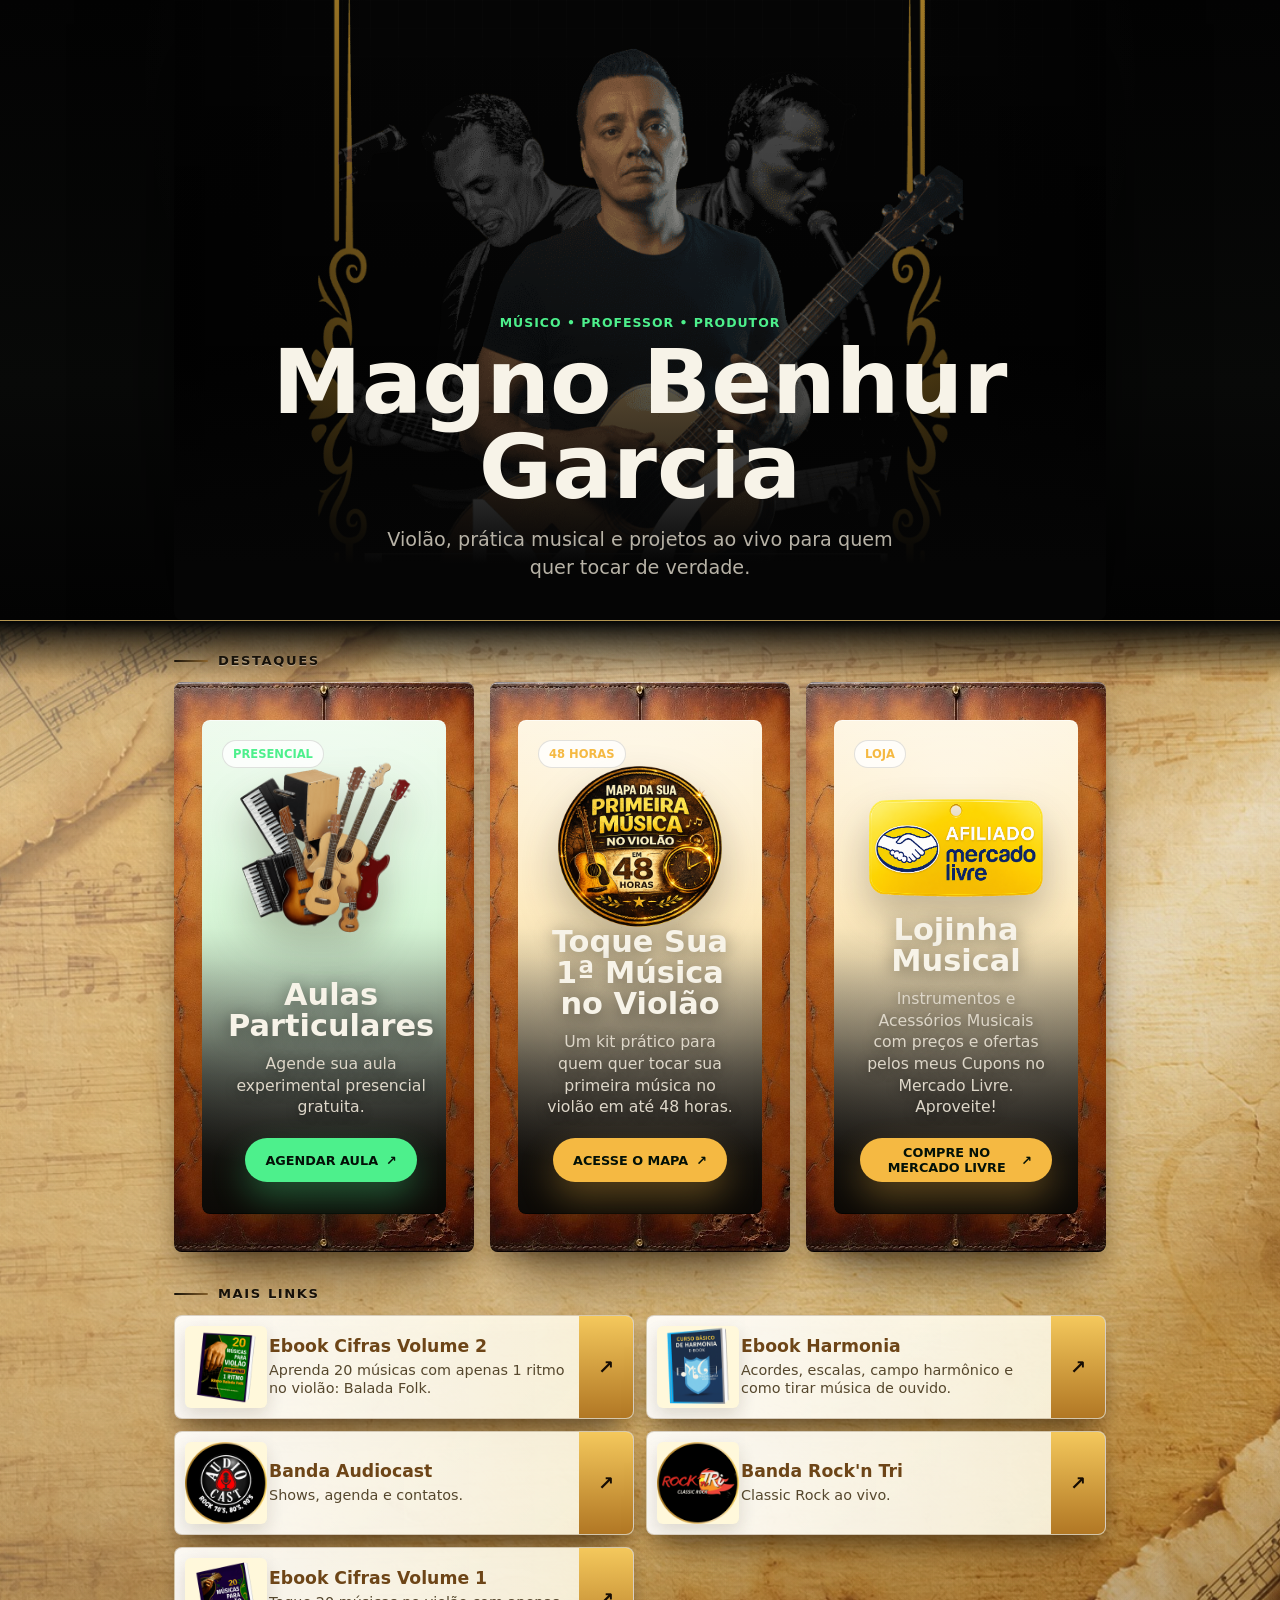
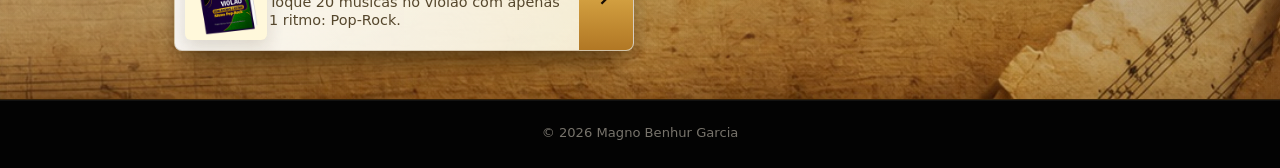
<file: index.html>
<!doctype html>
<html lang="pt-BR">
  <head>
    <meta charset="utf-8">
    <meta name="viewport" content="width=device-width, initial-scale=1">
    <title>Magno Benhur Garcia | Links</title>
    <meta name="description" content="Aulas de violão, ebooks, desafio e projetos musicais de Magno Benhur Garcia.">
    <meta name="theme-color" content="#060807">
    <meta property="og:title" content="Magno Benhur Garcia | Links">
    <meta property="og:description" content="Aulas, ebooks, desafio e bandas em um só lugar.">
    <meta property="og:image" content="assets/magno.png">
    <link rel="preload" as="image" href="assets/magno.png" fetchpriority="high">
    <link rel="stylesheet" href="styles.css">
  </head>
  <body>
    <header class="hero-band">
      <div class="page-shell page-shell--hero">
        <section class="hero" aria-labelledby="profile-name">
          <img id="profile-image" class="hero__image" src="assets/magno.png" alt="Magno Benhur Garcia" width="1080" height="1080" fetchpriority="high" decoding="async">
          <div class="hero__shade"></div>
          <div class="hero__content">
            <p class="eyebrow">Músico • Professor • Produtor</p>
            <h1 id="profile-name">Magno Benhur Garcia</h1>
            <p class="hero__copy">Violão, prática musical e projetos ao vivo para quem quer tocar de verdade.</p>
          </div>
        </section>
      </div>
    </header>

    <main>
      <div class="music-band">
        <div class="music-band__texture" aria-hidden="true"></div>
        <div class="page-shell page-shell--content">
      <section class="featured" aria-labelledby="featured-title">
        <div class="section-heading">
          <span class="section-heading__mark" aria-hidden="true"></span>
          <h2 id="featured-title">Destaques</h2>
        </div>
        <div id="featured-links" class="featured-grid"></div>
      </section>

      <section class="quick-links" aria-labelledby="quick-title">
        <div class="section-heading section-heading--secondary">
          <span class="section-heading__mark" aria-hidden="true"></span>
          <h2 id="quick-title">Mais links</h2>
        </div>
        <div id="quick-links" class="link-grid"></div>
      </section>
        </div>
      </div>
    </main>

    <footer class="footer">
      <p>© 2026 Magno Benhur Garcia</p>
    </footer>

    <script src="app.js"></script>
  </body>
</html>
</file>
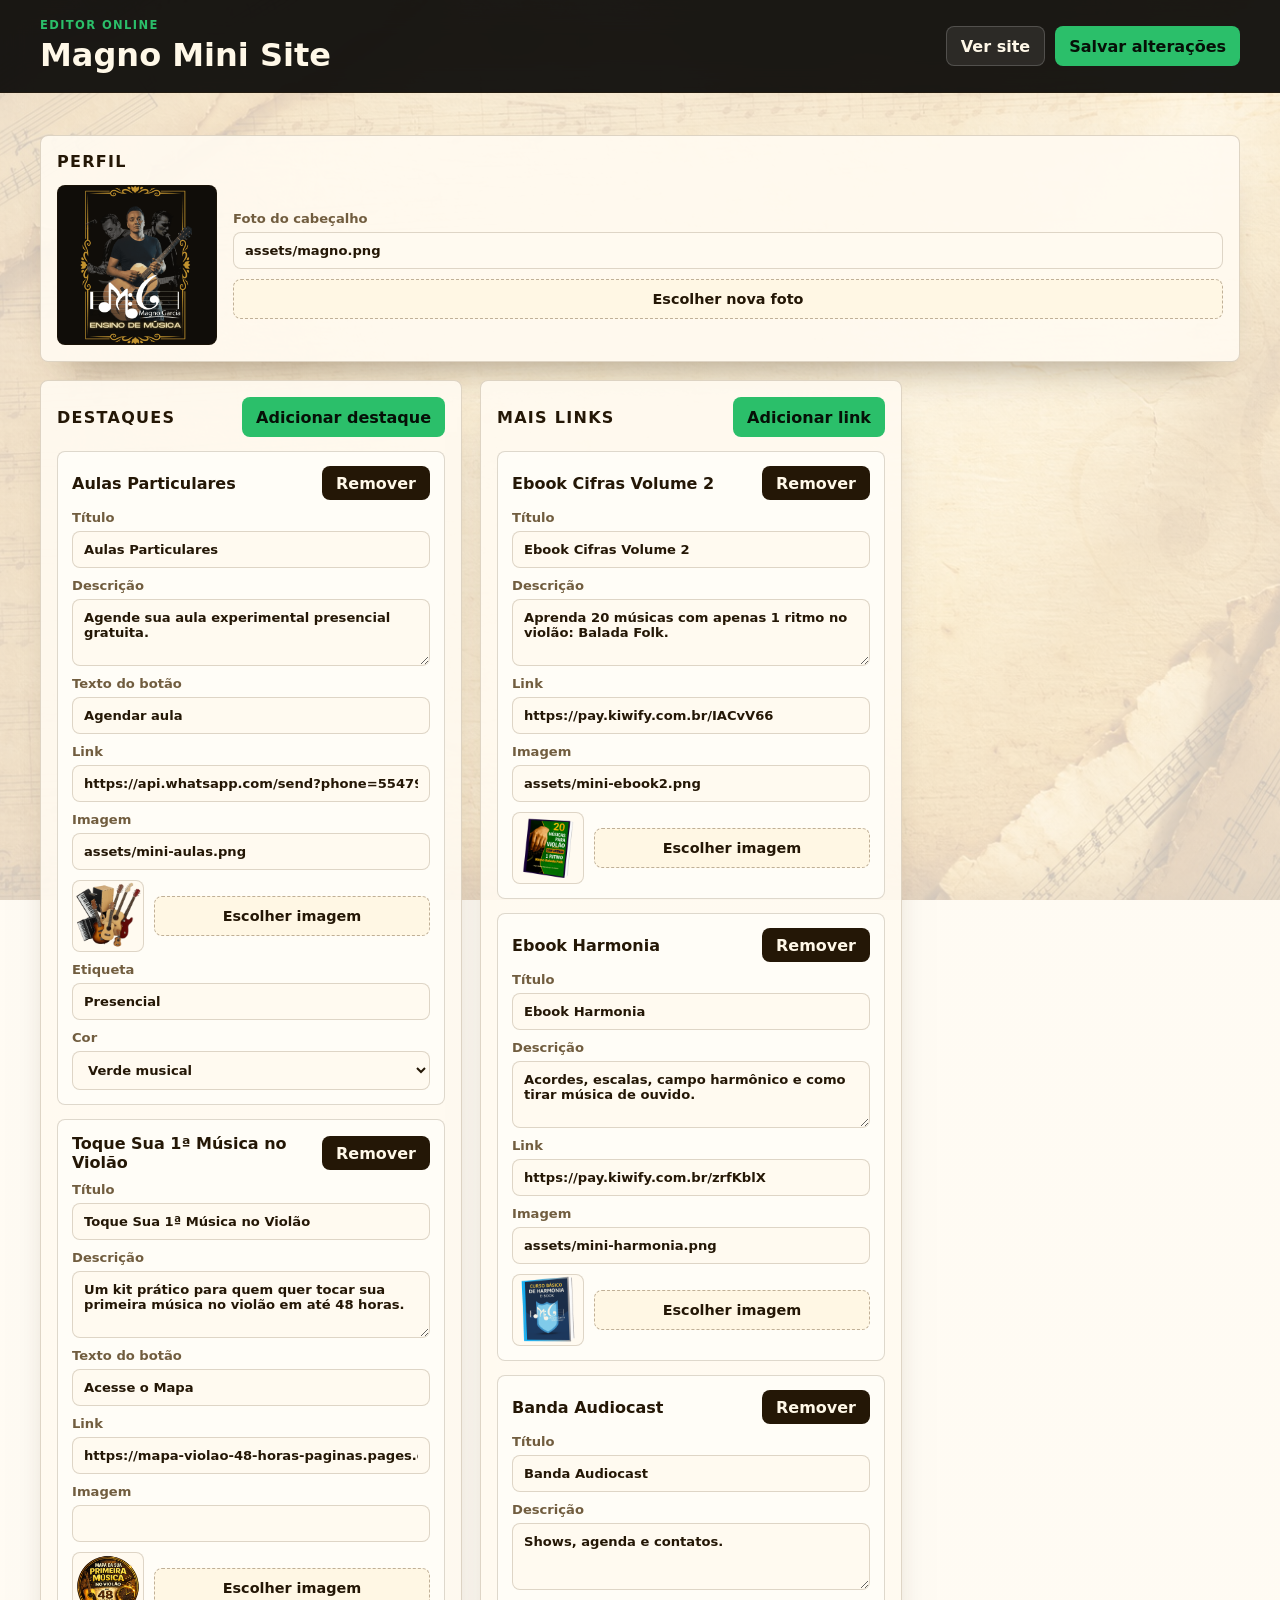
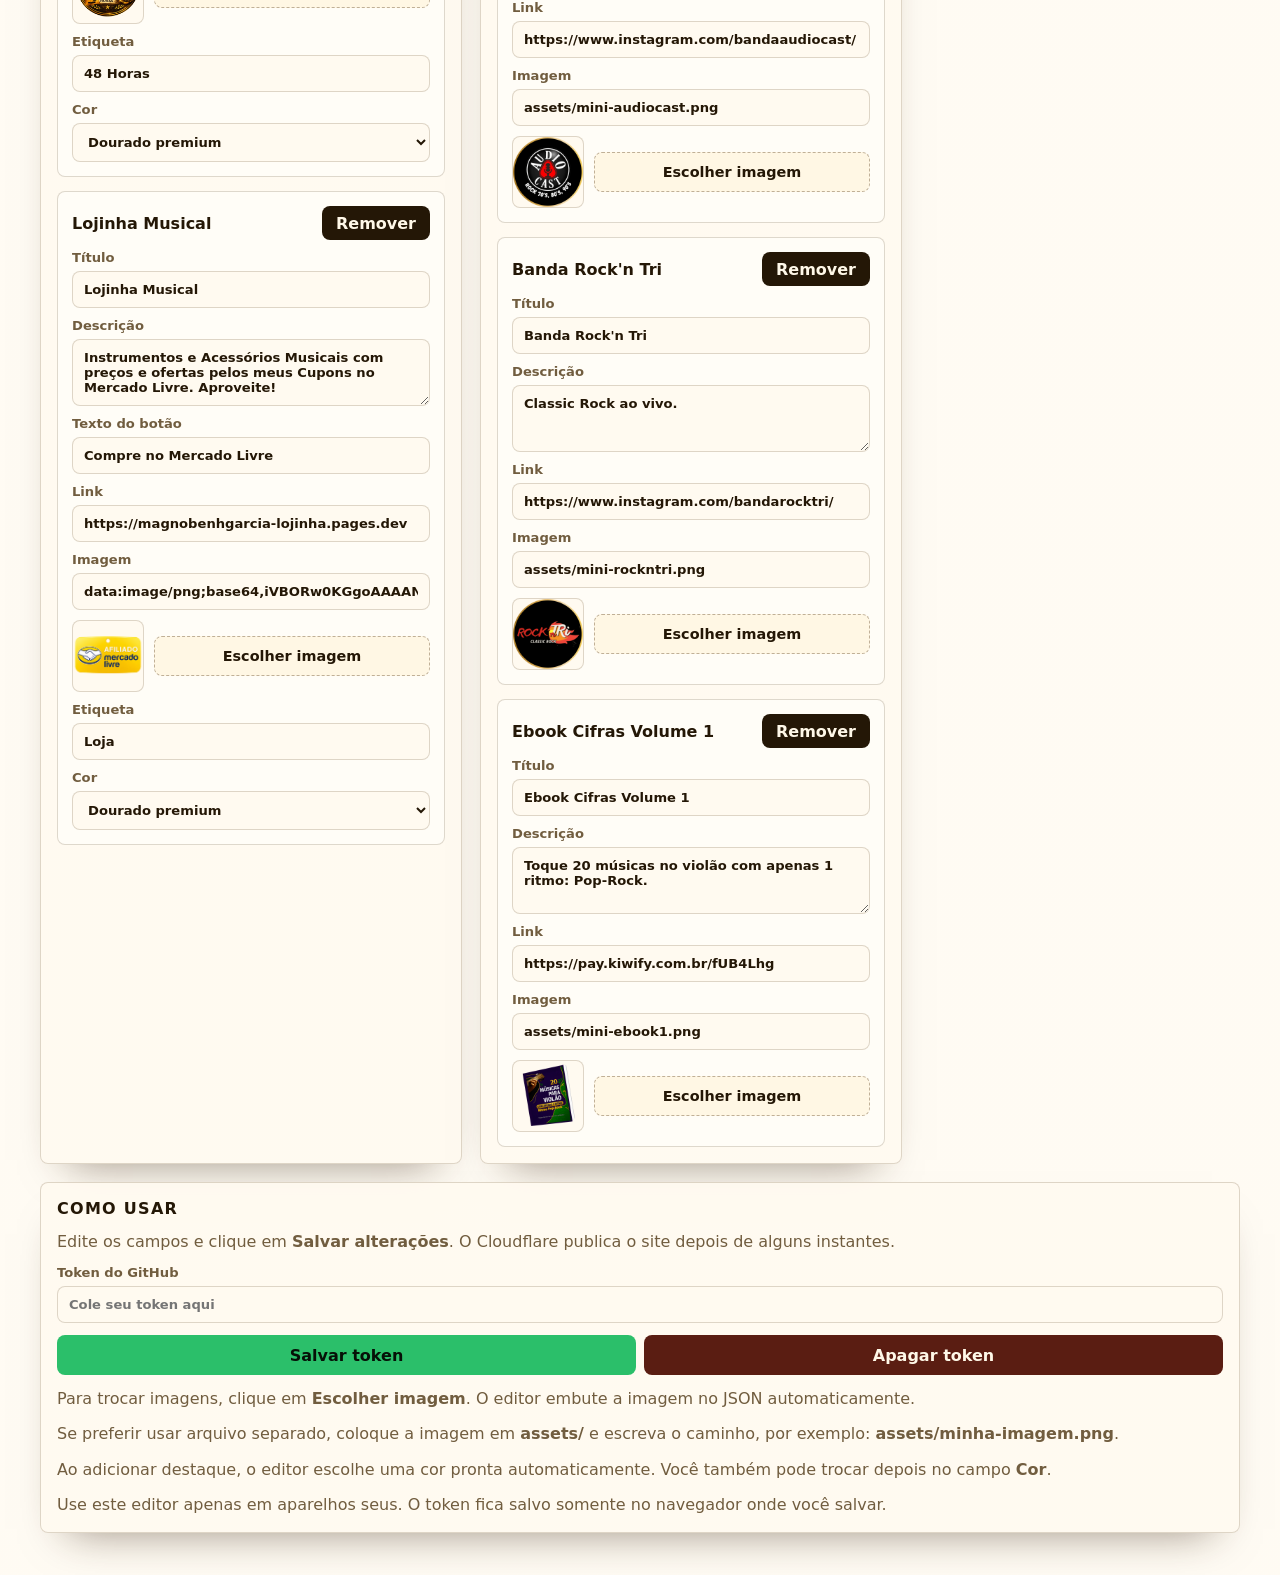
<file: editor.html>
<!doctype html>
<html lang="pt-BR">
  <head>
    <meta charset="utf-8">
    <meta name="viewport" content="width=device-width, initial-scale=1">
    <meta name="robots" content="noindex">
    <title>Editor | Magno Mini Site</title>
    <link rel="stylesheet" href="editor.css">
  </head>
  <body>
    <header class="editor-header">
      <div>
        <p class="eyebrow">Editor online</p>
        <h1>Magno Mini Site</h1>
      </div>
      <div class="actions">
        <a class="ghost-button" href="index.html" target="_blank" rel="noopener noreferrer">Ver site</a>
        <button id="save-changes" type="button">Salvar alterações</button>
      </div>
    </header>

    <main class="editor-layout">
      <p id="status-message" class="status-message" role="status"></p>

      <section class="panel">
        <div class="section-title">
          <h2>Perfil</h2>
        </div>
        <div class="profile-editor">
          <img id="profile-preview" class="profile-preview" alt="Foto atual do cabeçalho">
          <div class="profile-fields">
            <label>Foto do cabeçalho <input id="profile-image-input" type="text"></label>
            <label class="image-picker">Escolher nova foto <input id="profile-image-picker" type="file" accept="image/*"></label>
          </div>
        </div>
      </section>

      <section class="panel">
        <div class="section-title">
          <h2>Destaques</h2>
          <button id="add-featured" type="button">Adicionar destaque</button>
        </div>
        <div id="featured-editor" class="form-list"></div>
      </section>

      <section class="panel">
        <div class="section-title">
          <h2>Mais links</h2>
          <button id="add-quick" type="button">Adicionar link</button>
        </div>
        <div id="quick-editor" class="form-list"></div>
      </section>

      <aside class="panel help-panel">
        <h2>Como usar</h2>
        <p>Edite os campos e clique em <strong>Salvar alterações</strong>. O Cloudflare publica o site depois de alguns instantes.</p>
        <label>Token do GitHub <input id="github-token" type="password" autocomplete="off" placeholder="Cole seu token aqui"></label>
        <div class="token-actions">
          <button id="save-token" type="button">Salvar token</button>
          <button id="clear-token" class="danger-button" type="button">Apagar token</button>
        </div>
        <p>Para trocar imagens, clique em <strong>Escolher imagem</strong>. O editor embute a imagem no JSON automaticamente.</p>
        <p>Se preferir usar arquivo separado, coloque a imagem em <strong>assets/</strong> e escreva o caminho, por exemplo: <strong>assets/minha-imagem.png</strong>.</p>
        <p>Ao adicionar destaque, o editor escolhe uma cor pronta automaticamente. Você também pode trocar depois no campo <strong>Cor</strong>.</p>
        <p>Use este editor apenas em aparelhos seus. O token fica salvo somente no navegador onde você salvar.</p>
      </aside>
    </main>

    <template id="featured-template">
      <article class="item-card">
        <div class="item-card__top">
          <h3></h3>
          <button class="remove" type="button">Remover</button>
        </div>
        <label>Título <input data-field="title" type="text"></label>
        <label>Descrição <textarea data-field="description" rows="3"></textarea></label>
        <label>Texto do botão <input data-field="cta" type="text"></label>
        <label>Link <input data-field="url" type="url"></label>
        <label>Imagem <input data-field="image" type="text"></label>
        <div class="image-tools">
          <img class="image-preview" alt="">
          <label class="image-picker">Escolher imagem <input data-image-picker type="file" accept="image/*"></label>
        </div>
        <label>Etiqueta <input data-field="tag" type="text"></label>
        <label>Cor
          <select data-field="theme">
            <option value="green">Verde musical</option>
            <option value="purple">Roxo destaque</option>
            <option value="blue">Azul ebook</option>
            <option value="gold">Dourado premium</option>
            <option value="red">Vermelho palco</option>
            <option value="dark">Escuro premium</option>
          </select>
        </label>
      </article>
    </template>

    <template id="quick-template">
      <article class="item-card">
        <div class="item-card__top">
          <h3></h3>
          <button class="remove" type="button">Remover</button>
        </div>
        <label>Título <input data-field="title" type="text"></label>
        <label>Descrição <textarea data-field="description" rows="3"></textarea></label>
        <label>Link <input data-field="url" type="url"></label>
        <label>Imagem <input data-field="image" type="text"></label>
        <div class="image-tools">
          <img class="image-preview" alt="">
          <label class="image-picker">Escolher imagem <input data-image-picker type="file" accept="image/*"></label>
        </div>
      </article>
    </template>

    <script src="editor.js"></script>
  </body>
</html>
</file>
<file: styles.css>
:root {
  color-scheme: dark;
  --bg: #050605;
  --panel: #0d100e;
  --panel-soft: #151816;
  --stage: #ead49a;
  --stage-deep: #9b7a3c;
  --text: #f7f3e8;
  --muted: #b7b2a6;
  --ink: #17120a;
  --line: rgba(61, 40, 9, 0.16);
  --green: #4df08c;
  --gold: #f5b942;
  --blue: #1ca3ff;
  --shadow: 0 24px 70px rgba(0, 0, 0, 0.45);
}

* {
  box-sizing: border-box;
}

html {
  min-height: 100%;
  background: var(--bg);
}

body {
  min-height: 100%;
  margin: 0;
  font-family: Inter, ui-sans-serif, system-ui, -apple-system, BlinkMacSystemFont, "Segoe UI", sans-serif;
  background: #030303;
  color: var(--text);
}

a {
  color: inherit;
  text-decoration: none;
}

.page-shell {
  width: min(100%, 980px);
  margin: 0 auto;
  padding: 0 16px;
}

.page-shell--hero {
  padding-bottom: 0;
}

.page-shell--content {
  position: relative;
  z-index: 1;
  padding-top: 32px;
  padding-bottom: 48px;
}

.hero-band {
  background:
    radial-gradient(circle at 50% 12%, rgba(255, 255, 255, 0.06), transparent 32rem),
    linear-gradient(180deg, #030303 0%, #080908 62%, #030303 100%);
}

.hero {
  position: relative;
  min-height: 540px;
  display: grid;
  align-items: end;
  overflow: hidden;
  border-radius: 0 0 8px 8px;
  background: #050505;
  box-shadow: 0 24px 90px rgba(0, 0, 0, 0.62);
}

.hero::before {
  content: "";
  position: absolute;
  inset: 0;
  background:
    linear-gradient(90deg, rgba(255, 255, 255, 0.035) 1px, transparent 1px),
    linear-gradient(rgba(255, 255, 255, 0.025) 1px, transparent 1px);
  background-size: 28px 28px;
  mask-image: linear-gradient(to bottom, rgba(0, 0, 0, 0.3), transparent 72%);
}

.hero__image {
  position: absolute;
  inset: -70px 0 auto;
  width: 100%;
  height: min(92vw, 720px);
  object-fit: cover;
  object-position: center top;
  opacity: 0.94;
}

.hero__shade {
  position: absolute;
  inset: 0;
  background:
    linear-gradient(180deg, rgba(0, 0, 0, 0.02) 0%, rgba(0, 0, 0, 0.5) 56%, #050505 91%),
    linear-gradient(90deg, rgba(0, 0, 0, 0.58), transparent 24%, transparent 76%, rgba(0, 0, 0, 0.58));
}

.hero__content {
  position: relative;
  z-index: 1;
  padding: 0 clamp(20px, 5vw, 56px) 38px;
  text-align: center;
}

.eyebrow {
  margin: 0 0 10px;
  color: var(--green);
  font-size: 0.78rem;
  font-weight: 800;
  letter-spacing: 0.08em;
  text-transform: uppercase;
}

h1,
h2,
h3,
p {
  margin: 0;
}

h1 {
  font-size: clamp(2.45rem, 9vw, 5.6rem);
  line-height: 0.95;
  letter-spacing: 0;
}

.hero__copy {
  max-width: 540px;
  margin: 16px auto 0;
  color: var(--muted);
  font-size: clamp(1rem, 3.2vw, 1.2rem);
  line-height: 1.45;
}

.music-band {
  position: relative;
  overflow: hidden;
  background:
    linear-gradient(180deg, #050605 0%, rgba(5, 6, 5, 0) 58px),
    linear-gradient(180deg, rgba(255, 248, 221, 0.16), rgba(112, 73, 24, 0.1)),
    url("assets/partitura-vintage-bg.jpg") center top / cover no-repeat;
  border-top: 1px solid rgba(228, 190, 104, 0.78);
  border-bottom: 1px solid rgba(94, 62, 20, 0.5);
}

.music-band::before,
.music-band::after,
.music-band__texture {
  content: "";
  position: absolute;
  pointer-events: none;
}

.music-band::before {
  inset: 0;
  background:
    linear-gradient(90deg, rgba(255, 246, 211, 0.28), rgba(255, 255, 255, 0.08) 44%, rgba(82, 47, 12, 0.08)),
    radial-gradient(circle at 48% 22%, rgba(255, 255, 255, 0.32), transparent 24rem),
    linear-gradient(180deg, rgba(255, 255, 255, 0.1), rgba(69, 42, 13, 0.18));
  opacity: 1;
  mask-image: linear-gradient(180deg, transparent 0%, #000 6%, #000 92%, transparent 100%);
}

.music-band::after {
  inset: 0;
  background: linear-gradient(180deg, rgba(5, 5, 4, 0.1), transparent 18%, transparent 78%, rgba(5, 5, 4, 0.1));
  opacity: 1;
}

.music-band__texture {
  display: none;
}

.featured,
.quick-links {
  padding-top: 0;
}

h2 {
  margin: 0;
  font-size: 0.82rem;
  letter-spacing: 0.12em;
  text-transform: uppercase;
  color: var(--ink);
  text-shadow: 0 1px 0 rgba(255, 255, 255, 0.34);
}

.section-heading {
  display: flex;
  align-items: center;
  gap: 10px;
  margin-bottom: 14px;
}

.section-heading--secondary {
  margin-top: 34px;
}

.section-heading__mark {
  width: 34px;
  height: 2px;
  border-radius: 999px;
  background: linear-gradient(90deg, #17120a, #8b642c);
  box-shadow: 0 0 18px rgba(255, 244, 204, 0.3);
}

.featured-grid {
  display: grid;
  gap: 16px;
}

.feature-card {
  position: relative;
  min-height: 390px;
  display: grid;
  align-content: end;
  overflow: hidden;
  border: 0;
  border-radius: 8px;
  background: url("assets/leather-card-cover.jpg") center / cover no-repeat;
  box-shadow:
    0 38px 54px -28px rgba(36, 20, 5, 0.66),
    0 16px 24px -22px rgba(28, 17, 5, 0.58),
    inset 0 1px 0 rgba(255, 255, 255, 0.48),
    inset 0 -1px 0 rgba(0, 0, 0, 0.48);
  filter: drop-shadow(0 9px 9px rgba(42, 25, 7, 0.2));
  transition: transform 180ms ease, border-color 180ms ease;
}

.feature-card:focus-visible,
.quick-card:focus-visible {
  outline: 3px solid var(--green);
  outline-offset: 4px;
}

.feature-card:hover {
  transform: translateY(-5px);
  border-color: rgba(255, 255, 255, 0.26);
}

.feature-card::after {
  content: "";
  position: absolute;
  inset: 38px 28px 38px;
  z-index: 1;
  border-radius: 8px;
  background:
    radial-gradient(circle at 50% 14%, rgba(255, 255, 255, 0.54), transparent 24rem),
    linear-gradient(180deg, rgba(255, 255, 255, 0.5) 0%, rgba(255, 255, 255, 0.08) 48%, rgba(15, 12, 8, 0.76) 100%),
    linear-gradient(180deg, rgba(255, 255, 255, 0.18) 0%, rgba(255, 255, 255, 0) 38%, rgba(0, 0, 0, 0.18) 64%, rgba(0, 0, 0, 0.9) 100%),
    linear-gradient(180deg, rgba(13, 11, 8, 0) 42%, rgba(3, 3, 3, 0.58) 72%, rgba(0, 0, 0, 0.96) 100%),
    radial-gradient(circle at 50% 26%, var(--glow), transparent 23rem),
    var(--surface);
  box-shadow:
    inset 0 1px 0 rgba(255, 255, 255, 0.65),
    inset 0 -1px 0 rgba(0, 0, 0, 0.55),
    0 18px 36px -24px rgba(0, 0, 0, 0.7);
  pointer-events: none;
}

.feature-card::before {
  content: none;
}

.feature-card--green {
  --accent: var(--green);
  --surface: #d9f0c9;
  --glow: rgba(77, 240, 140, 0.3);
}

.feature-card--gold {
  --accent: var(--gold);
  --surface: #ffe7ad;
  --glow: rgba(245, 185, 66, 0.36);
}

.feature-card--purple {
  --accent: var(--gold);
  --surface: #e8ccf3;
  --glow: rgba(137, 54, 157, 0.32);
}

.feature-card--blue {
  --accent: var(--blue);
  --surface: #d8eef5;
  --glow: rgba(28, 163, 255, 0.34);
}

.feature-card--red {
  --accent: #ff5a4f;
  --surface: #f3d0c7;
  --glow: rgba(255, 90, 79, 0.28);
}

.feature-card--dark {
  --accent: #f5b942;
  --surface: #d7d0bd;
  --glow: rgba(23, 18, 10, 0.24);
}

.feature-card__image {
  position: absolute;
  top: 56px;
  left: 50%;
  z-index: 2;
  width: min(68%, 360px);
  aspect-ratio: 1;
  transform: translateX(-50%);
  object-fit: contain;
  filter:
    drop-shadow(0 22px 20px rgba(38, 28, 8, 0.28))
    drop-shadow(0 3px 2px rgba(255, 255, 255, 0.12));
}

.feature-card__tag {
  position: absolute;
  top: 58px;
  left: 48px;
  z-index: 5;
  border: 1px solid rgba(23, 18, 10, 0.12);
  border-radius: 999px;
  padding: 6px 10px;
  background: rgba(255, 255, 255, 0.78);
  box-shadow: 0 10px 22px -16px rgba(25, 16, 5, 0.5);
  color: var(--accent);
  font-size: 0.72rem;
  font-weight: 800;
  text-transform: uppercase;
}

.feature-card__body {
  position: relative;
  z-index: 5;
  padding: 0 54px 62px;
  text-align: center;
}

.feature-card h3 {
  max-width: 620px;
  margin: 0 auto;
  font-size: clamp(1.8rem, 7vw, 3.15rem);
  line-height: 1;
  text-shadow: 0 3px 18px rgba(0, 0, 0, 0.5);
}

.feature-card p {
  max-width: 520px;
  margin: 12px auto 20px;
  color: #ddd6c8;
  font-size: 1rem;
  line-height: 1.38;
  text-shadow: 0 2px 12px rgba(0, 0, 0, 0.56);
}

.feature-card__cta {
  display: inline-flex;
  min-height: 46px;
  align-items: center;
  justify-content: center;
  gap: 8px;
  border-radius: 999px;
  padding: 0 22px;
  background: var(--accent);
  color: #031107;
  font-size: 0.84rem;
  font-weight: 900;
  text-transform: uppercase;
  box-shadow: 0 16px 35px color-mix(in srgb, var(--accent) 32%, transparent);
}

.link-grid {
  display: grid;
  gap: 12px;
}

.quick-card {
  position: relative;
  min-height: 104px;
  display: grid;
  grid-template-columns: 82px 1fr 54px;
  align-items: center;
  overflow: hidden;
  border: 1px solid rgba(91, 62, 25, 0.22);
  border-radius: 8px;
  background:
    linear-gradient(90deg, rgba(255, 255, 255, 0.93) 0%, rgba(255, 249, 226, 0.9) 100%),
    linear-gradient(135deg, rgba(245, 185, 66, 0.28), rgba(126, 82, 28, 0.12));
  box-shadow:
    0 18px 24px -14px rgba(46, 28, 8, 0.58),
    0 34px 46px -30px rgba(96, 61, 18, 0.5);
  filter: drop-shadow(0 7px 7px rgba(42, 25, 7, 0.18));
  transition: transform 180ms ease, border-color 180ms ease;
}

.quick-card:hover {
  transform: translateY(-4px);
  border-color: rgba(123, 88, 37, 0.54);
}

.quick-card__image {
  width: 82px;
  height: 82px;
  margin-left: 10px;
  border-radius: 6px;
  object-fit: cover;
  background: #fff8db;
  box-shadow: 0 8px 18px rgba(48, 34, 8, 0.14);
}

.quick-card__content {
  min-width: 0;
  padding: 14px 12px;
}

.quick-card strong {
  display: block;
  margin-bottom: 5px;
  color: #6d4517;
  font-size: 1.08rem;
  line-height: 1.05;
}

.quick-card small {
  display: block;
  color: #55472d;
  font-size: 0.9rem;
  line-height: 1.25;
}

.quick-card__arrow {
  height: 100%;
  display: grid;
  place-items: center;
  background: linear-gradient(180deg, #f4c85c, #b17724);
  color: #160d04;
  font-size: 1.2rem;
  font-weight: 900;
}

.footer {
  background: #030303;
  border-top: 1px solid rgba(255, 255, 255, 0.06);
  padding: 24px 16px 28px;
  color: #77736b;
  font-size: 0.82rem;
  text-align: center;
}

.error-message {
  border: 1px solid rgba(255, 255, 255, 0.16);
  border-radius: 8px;
  padding: 18px;
  background: #210d0d;
  color: #ffd1d1;
}

@media (min-width: 760px) {
  .page-shell {
    padding-inline: 24px;
  }

  .hero {
    min-height: 620px;
  }

  .featured-grid {
    grid-template-columns: repeat(3, minmax(0, 1fr));
    min-height: 570px;
  }

  .feature-card {
    min-height: 570px;
  }

  .feature-card__image {
    top: 76px;
    width: min(62%, 270px);
  }

  .feature-card__body {
    padding-inline: 54px;
    padding-bottom: 70px;
  }

  .feature-card h3 {
    font-size: clamp(1.9rem, 2.25vw, 2.25rem);
    line-height: 1.02;
  }

  .feature-card p {
    font-size: 0.98rem;
  }

  .feature-card__cta {
    min-height: 44px;
    padding-inline: 20px;
    font-size: 0.8rem;
  }

  .link-grid {
    grid-template-columns: repeat(2, minmax(0, 1fr));
    min-height: 220px;
  }
}

@media (max-width: 759px) {
  .page-shell {
    padding-inline: 12px;
  }

  .hero {
    min-height: 500px;
  }

  .hero__image {
    top: -45px;
    height: 455px;
  }

  .music-band {
    background:
      linear-gradient(180deg, #050605 0%, rgba(5, 6, 5, 0) 58px),
      linear-gradient(180deg, rgba(255, 248, 221, 0.16), rgba(112, 73, 24, 0.1)),
      url("assets/partitura-vintage-bg-mobile.jpg") center top / cover no-repeat;
  }

  .feature-card {
    min-height: 0;
    display: flex;
    flex-direction: column;
    justify-content: space-between;
    padding-top: 1px;
  }

  .feature-card__image {
    position: relative;
    top: auto;
    left: auto;
    width: min(54%, 220px);
    margin: 80px auto 24px;
    transform: none;
  }

  .feature-card__body {
    padding: 0 42px 58px;
  }

  .feature-card h3 {
    font-size: clamp(1.75rem, 6.4vw, 2.25rem);
    line-height: 1.02;
  }

  .feature-card p {
    margin-top: 10px;
    margin-bottom: 18px;
    font-size: 0.96rem;
  }

  .quick-card {
    grid-template-columns: 74px 1fr 48px;
  }

  .quick-card__image {
    width: 64px;
    height: 64px;
  }
}
</file>
<file: editor.css>
:root {
  color-scheme: light;
  --bg: #f3ead7;
  --panel: #fffaf0;
  --ink: #241706;
  --muted: #715d3f;
  --line: rgba(74, 45, 9, 0.18);
  --gold: #c58a22;
  --green: #2bbf6a;
}

* {
  box-sizing: border-box;
}

body {
  margin: 0;
  font-family: Inter, ui-sans-serif, system-ui, -apple-system, BlinkMacSystemFont, "Segoe UI", sans-serif;
  background:
    linear-gradient(rgba(255, 250, 240, 0.78), rgba(255, 250, 240, 0.78)),
    url("assets/partitura-vintage-bg.jpg") center top / cover fixed;
  color: var(--ink);
}

button,
input,
textarea,
select {
  font: inherit;
}

.editor-header {
  position: sticky;
  top: 0;
  z-index: 10;
  display: flex;
  align-items: center;
  justify-content: space-between;
  gap: 18px;
  border-bottom: 1px solid var(--line);
  padding: 18px clamp(16px, 4vw, 40px);
  background: rgba(8, 7, 5, 0.92);
  color: #fff8e8;
  backdrop-filter: blur(14px);
}

.eyebrow,
h1,
h2,
h3,
p {
  margin: 0;
}

.eyebrow {
  color: var(--green);
  font-size: 0.72rem;
  font-weight: 900;
  letter-spacing: 0.12em;
  text-transform: uppercase;
}

h1 {
  margin-top: 4px;
  font-size: clamp(1.35rem, 3vw, 2rem);
}

.actions {
  display: flex;
  flex-wrap: wrap;
  gap: 10px;
  justify-content: flex-end;
}

button,
.ghost-button {
  min-height: 40px;
  display: inline-flex;
  align-items: center;
  justify-content: center;
  border: 0;
  border-radius: 8px;
  padding: 0 14px;
  background: var(--green);
  color: #061007;
  cursor: pointer;
  font-weight: 900;
  text-decoration: none;
}

.file-button,
.image-picker {
  cursor: pointer;
}

.file-button input,
.image-picker input {
  position: absolute;
  width: 1px;
  height: 1px;
  overflow: hidden;
  clip: rect(0, 0, 0, 0);
}

.ghost-button {
  border: 1px solid rgba(255, 255, 255, 0.18);
  background: rgba(255, 255, 255, 0.08);
  color: #fff8e8;
}

.editor-layout {
  display: grid;
  grid-template-columns: minmax(0, 1fr) minmax(0, 1fr) 320px;
  gap: 18px;
  padding: 24px clamp(16px, 4vw, 40px) 42px;
}

.editor-layout > .panel:first-of-type {
  grid-column: 1 / -1;
}

.status-message {
  grid-column: 1 / -1;
  min-height: 0;
  margin: 0;
  color: #155728;
  font-weight: 900;
}

.panel {
  border: 1px solid var(--line);
  border-radius: 8px;
  padding: 16px;
  background: rgba(255, 250, 240, 0.92);
  box-shadow: 0 24px 42px -28px rgba(49, 30, 8, 0.55);
}

.section-title,
.item-card__top {
  display: flex;
  align-items: center;
  justify-content: space-between;
  gap: 12px;
}

.section-title {
  margin-bottom: 14px;
}

h2 {
  font-size: 1rem;
  letter-spacing: 0.08em;
  text-transform: uppercase;
}

.form-list {
  display: grid;
  gap: 14px;
}

.item-card {
  display: grid;
  gap: 10px;
  border: 1px solid var(--line);
  border-radius: 8px;
  padding: 14px;
  background: #fffdf7;
}

.item-card h3 {
  font-size: 1rem;
}

.remove {
  min-height: 34px;
  background: #241706;
  color: #fff8e8;
}

.danger-button {
  background: #5a1d12;
  color: #fff8e8;
}

.token-actions {
  display: grid;
  grid-template-columns: 1fr 1fr;
  gap: 8px;
}

.image-tools {
  display: grid;
  grid-template-columns: 72px 1fr;
  align-items: center;
  gap: 10px;
}

.profile-editor {
  display: grid;
  grid-template-columns: 160px minmax(0, 1fr);
  gap: 16px;
  align-items: center;
}

.profile-preview {
  width: 160px;
  height: 160px;
  border: 1px solid var(--line);
  border-radius: 8px;
  background: #100d09;
  object-fit: cover;
}

.profile-fields {
  display: grid;
  gap: 10px;
}

.image-preview {
  width: 72px;
  height: 72px;
  border: 1px solid var(--line);
  border-radius: 8px;
  background: #fffaf0;
  object-fit: contain;
}

.image-preview[src=""] {
  display: none;
}

.image-picker {
  min-height: 40px;
  display: inline-flex;
  align-items: center;
  justify-content: center;
  border: 1px dashed rgba(74, 45, 9, 0.35);
  border-radius: 8px;
  padding: 0 12px;
  background: #fff7e4;
  color: var(--ink);
  font-size: 0.9rem;
  font-weight: 900;
}

label {
  display: grid;
  gap: 6px;
  color: var(--muted);
  font-size: 0.82rem;
  font-weight: 800;
}

input,
textarea,
select {
  width: 100%;
  border: 1px solid var(--line);
  border-radius: 8px;
  padding: 10px 11px;
  background: #fffaf0;
  color: var(--ink);
}

textarea {
  resize: vertical;
}

.help-panel {
  position: sticky;
  top: 96px;
  align-self: start;
  display: grid;
  gap: 12px;
}

.help-panel p {
  color: var(--muted);
  line-height: 1.45;
}

@media (max-width: 980px) {
  .editor-layout {
    grid-template-columns: 1fr;
  }

  .help-panel {
    position: static;
  }
}

@media (max-width: 620px) {
  body {
    background:
      linear-gradient(rgba(255, 250, 240, 0.78), rgba(255, 250, 240, 0.78)),
      url("assets/partitura-vintage-bg-mobile.jpg") center top / cover fixed;
  }

  .editor-header {
    position: static;
    align-items: flex-start;
    flex-direction: column;
  }

  .actions {
    justify-content: flex-start;
  }

  .profile-editor {
    grid-template-columns: 1fr;
  }

  .profile-preview {
    width: 100%;
    height: auto;
    aspect-ratio: 1;
  }
}
</file>
